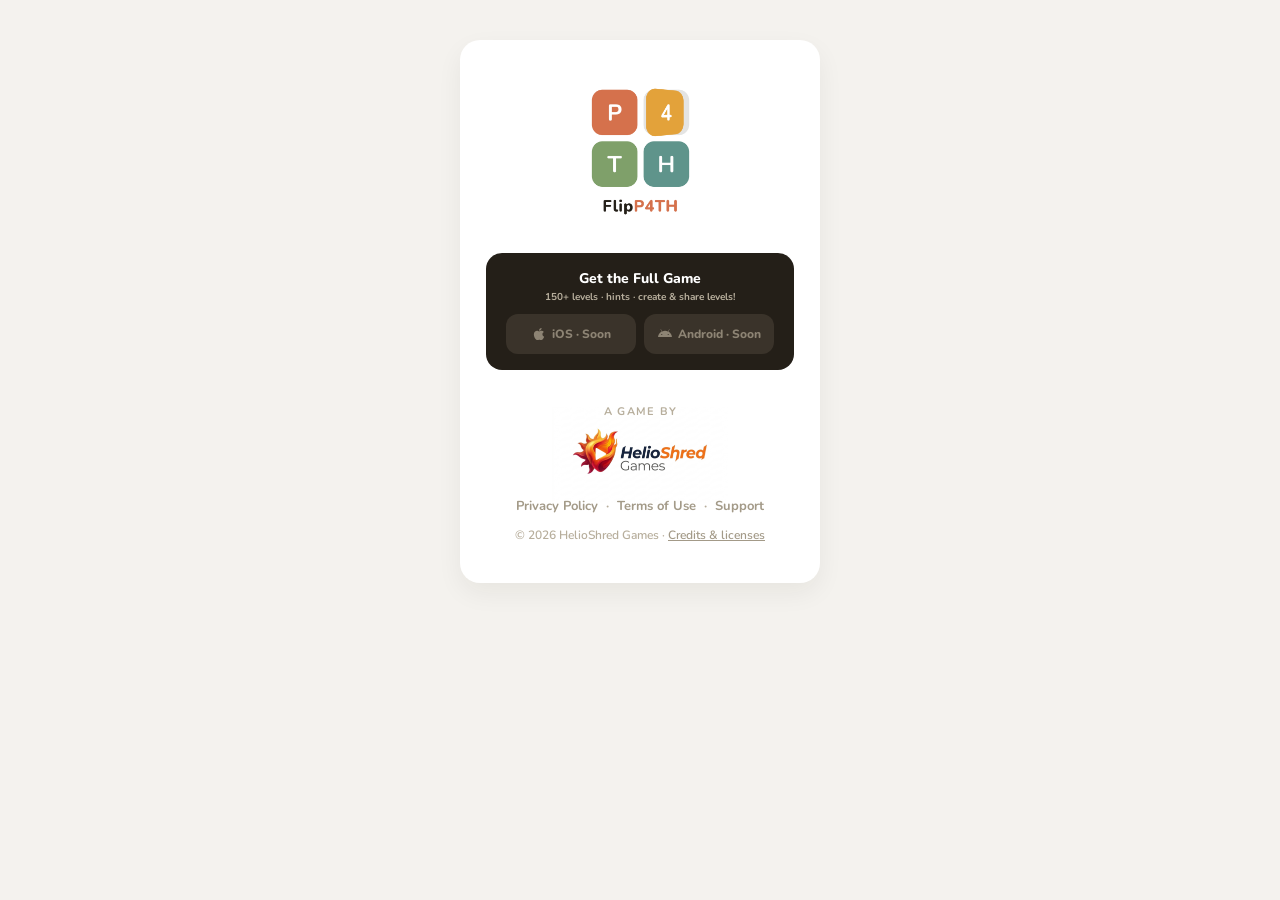
<file: index.html>
<!DOCTYPE html>
<html lang="en">
<head>
  <meta charset="utf-8">
  <title>FlipP4TH — Flip Puzzle Game</title>
  <meta name="viewport" content="width=device-width,initial-scale=1,maximum-scale=1,user-scalable=no"/>
  <meta name="mobile-web-app-capable" content="yes">
  <meta name="apple-mobile-web-app-status-bar-style" content="default">

  <!-- App deep linking -->
  <meta property="al:ios:app_store_id" content="YOUR_APP_STORE_ID">
  <meta property="al:ios:app_name" content="FlipP4TH">
  <meta property="al:ios:url" content="flipp4th://">
  <meta property="al:android:package" content="com.helioshred.flipp4th">
  <meta property="al:android:app_name" content="FlipP4TH">
  <meta property="al:android:url" content="flipp4th://">

  <link rel="icon" type="image/png" href="favicon.png">
  <link rel="apple-touch-icon" href="apple-touch-icon.png">

  <!-- Open Graph -->
  <meta property="og:title" content="FlipP4TH — Flip Puzzle Game">
  <meta property="og:description" content="A new flip puzzle every day. Can you solve today's?">
  <meta property="og:type" content="website">

  <link rel="preconnect" href="https://fonts.googleapis.com">
  <link rel="preconnect" href="https://fonts.gstatic.com" crossorigin>
  <link href="https://fonts.googleapis.com/css2?family=Nunito:wght@400;700;800;900&display=swap" rel="stylesheet">

  <style>
    * { margin: 0; padding: 0; box-sizing: border-box; }

    body {
      background: #f4f2ee;
      min-height: 100vh;
      font-family: 'Nunito', -apple-system, BlinkMacSystemFont, 'Segoe UI', Roboto, sans-serif;
      color: #241f18;
      display: flex;
      flex-direction: column;
      align-items: center;
      padding: 40px 16px 60px;
    }

    a { color: #c96b4f; }
    a:hover { color: #a8543b; }

    .view { display: none; width: 100%; max-width: 360px; flex-direction: column; align-items: center; gap: 22px; }
    .view.active { display: flex; }

    .card {
      width: 100%;
      background: #fff;
      border-radius: 20px;
      padding: 44px 26px 40px;
      box-shadow: 0 10px 26px rgba(36,31,24,.06);
      display: flex;
      flex-direction: column;
      gap: 26px;
      align-items: center;
    }

    .logo-img { width: 135px; height: 135px; border-radius: 0; }

    .helioshred-logo { width: 176px; height: 96px; }

    .level-label-wrap { text-align: center; }
    .level-label-wrap .small {
      font: 700 10px 'Nunito', sans-serif;
      letter-spacing: .14em;
      color: #b7ae9c;
    }
    .level-label-wrap .name {
      font: 800 20px 'Nunito', sans-serif;
      margin-top: 3px;
    }

    .stats-row { display: flex; gap: 10px; width: 100%; }
    .stat-box {
      flex: 1; background: #e9e4d8; border-radius: 16px; padding: 14px; text-align: center;
    }
    .stat-box .value { font: 900 24px 'Nunito', sans-serif; }
    .stat-box .value.accent { color: #c96b4f; }
    .stat-box .label {
      font: 800 9px 'Nunito', sans-serif;
      letter-spacing: .08em;
      color: #8d8474;
      margin-top: 3px;
    }

    .btn-play {
      width: 100%; margin-top: 8px; padding: 19px 30px; border-radius: 18px;
      background: #c96b4f; color: #fff; text-align: center;
      font: 800 16px 'Nunito', sans-serif; cursor: pointer;
      border: none; box-shadow: 0 10px 22px rgba(201,107,79,.28);
      transition: transform .15s, opacity .15s;
    }
    .btn-play:hover { transform: scale(1.02); }
    .btn-play:active { transform: scale(0.98); opacity: .9; }

    .btn-secondary {
      width: 100%; padding: 14px 30px; border-radius: 16px;
      background: #f7f4ee; color: #241f18; text-align: center;
      font: 800 13px 'Nunito', sans-serif; cursor: pointer;
      border: none; transition: transform .15s;
    }
    .btn-secondary:hover { transform: scale(1.02); }

    .completed-badge {
      width: 100%; margin-top: 8px; padding: 16px 30px; border-radius: 16px;
      background: #e4efdc; color: #4a7a34; text-align: center;
      font: 800 13px 'Nunito', sans-serif;
    }
    .btn-share-entry {
      width: 100%; padding: 14px 30px; border-radius: 16px;
      background: #241f18; color: #fff; text-align: center;
      font: 800 13px 'Nunito', sans-serif; cursor: pointer;
      border: none; transition: transform .15s;
    }
    .btn-share-entry:hover { transform: scale(1.02); }

    .store-section {
      width: 100%; margin-top: 8px; padding: 16px 20px; border-radius: 16px;
      background: #241f18; display: flex; flex-direction: column; gap: 10px;
    }
    .store-section .store-header { text-align: center; }
    .store-section .store-title { font: 800 14px 'Nunito', sans-serif; color: #fff; }
    .store-section .store-sub { font: 700 10px 'Nunito', sans-serif; color: #b7ae9c; margin-top: 2px; }
    .store-buttons { display: flex; gap: 8px; }
    .store-btn {
      flex: 1; padding: 12px 8px; border-radius: 12px; text-align: center;
      font: 800 12px 'Nunito', sans-serif; cursor: pointer; border: none;
      display: flex; align-items: center; justify-content: center; gap: 6px;
      text-decoration: none; transition: transform .15s, opacity .15s;
    }
    .store-btn:hover { transform: scale(1.03); }
    .store-btn:active { transform: scale(0.97); opacity: .9; }
    .store-btn.active { background: #fff; color: #241f18; }
    .store-btn.dimmed {
      background: #3a332a; color: #8d8474; cursor: default;
    }
    .store-btn.dimmed:hover { transform: none; }
    .store-btn svg { fill: currentColor; }

    /* ── Play view ── */
    .play-view { max-width: 360px; gap: 16px; }

    .game-frame {
      width: 100%; max-width: 400px;
      border: none; border-radius: 20px; overflow: hidden;
      background: #fff;
    }

    /* Footer, same layout as cooldive.app */
    .site-footer { display: flex; flex-direction: column; align-items: center; gap: 12px; margin-top: 8px; }
    .site-footer .studio { display: flex; flex-direction: column; align-items: center; gap: 2px; text-decoration: none; }
    /* letter-spacing also trails the last letter; pad the left to match so the label centres */
    .site-footer .studio span { font: 700 11px 'Nunito', sans-serif; letter-spacing: .12em; padding-left: .12em; color: #b7ae9c; position: relative; z-index: 1; }
    /* The logo JPEG has white padding built in; pull the label and links closer */
    .site-footer .studio img { margin: -14px 0 -18px; }
    .legal-links { display: flex; flex-wrap: wrap; justify-content: center; gap: 4px 8px; font: 700 13px 'Nunito', sans-serif; color: #b7ae9c; }
    .legal-links a, .site-footer .copy a { color: #a39a88; text-decoration: none; }
    .site-footer .copy { font: 600 12px 'Nunito', sans-serif; color: #b7ae9c; }
    .site-footer .copy a { text-decoration: underline; }
    .legal-links a:hover, .site-footer .copy a:hover { color: #8d8474; }

    /* Daily challenge temporarily hidden — remove the "hide-daily" class from <body> to restore */
    .hide-daily .daily { display: none !important; }

    @media (max-width: 480px) {
      body { padding: 40px 0 60px; }
      .card { border-radius: 0; box-shadow: none; }
    }
  </style>
</head>
<body class="hide-daily">

  <!-- ENTRY VIEW -->
  <div class="view active" id="view-entry">
    <div class="card">
      <img class="logo-img" src="FlipPath-icon.png" alt="FlipP4TH">
      <div class="level-label-wrap daily">
        <div class="small">DAILY CHALLENGE &middot; <span id="today-label"></span></div>
        <div class="name" id="level-name">Loading...</div>
      </div>
      <div class="stats-row daily">
        <div class="stat-box">
          <div class="value accent" id="streak-display">0</div>
          <div class="label">DAY STREAK</div>
        </div>
        <div class="stat-box">
          <div class="value" id="solved-display">0</div>
          <div class="label">LEVELS SOLVED</div>
        </div>
      </div>

      <!-- Not completed state -->
      <div id="state-new" class="daily" style="width:100%">
        <button class="btn-play" id="btn-play"><span style="display:inline-block;width:0;height:0;border-top:6px solid transparent;border-bottom:6px solid transparent;border-left:10px solid #fff;margin-right:8px;vertical-align:middle"></span>Play Today's Puzzle</button>
      </div>

      <!-- Completed state -->
      <div id="state-done" class="daily" style="display:none;width:100%">
        <div class="completed-badge" id="completed-msg">&#10003; Completed today — come back tomorrow!</div>
        <button class="btn-share-entry" id="btn-share" style="margin-top:10px">Share result</button>
        <button class="btn-secondary" id="btn-replay" style="margin-top:14px">&#8635; Play again for fun</button>
      </div>

      <div class="store-section">
        <div class="store-header">
          <div class="store-title">Get the Full Game</div>
          <div class="store-sub">150+ levels &middot; hints &middot; create &amp; share levels!</div>
        </div>
        <div class="store-buttons">
          <a class="store-btn dimmed" id="btn-ios" href="https://apps.apple.com/app/idYOUR_APP_STORE_ID">
            <svg width="14" height="14" viewBox="0 0 384 512"><path d="M318.7 268.7c-.2-36.7 16.4-64.4 50-84.8-18.8-26.9-47.2-41.7-84.7-44.6-35.5-2.8-74.3 20.7-88.5 20.7-15 0-49.4-19.7-76.4-19.7C63.3 141.2 4 184.8 4 273.5q0 39.3 14.4 81.2c12.8 36.7 59 126.7 107.2 125.2 25.2-.6 43-17.9 75.8-17.9 31.8 0 48.3 17.9 76.4 17.9 48.6-.7 90.4-82.5 102.6-119.3-65.2-30.7-61.7-90-61.7-91.9zm-56.6-164.2c27.3-32.4 24.8-61.9 24-72.5-24.1 1.4-52 16.4-67.9 34.9-17.5 19.8-27.8 44.3-25.6 71.9 25.9-2 49.5-15.5 69.5-34.3z"/></svg>
            <span>iOS &middot; Soon</span>
          </a>
          <a class="store-btn dimmed" id="btn-android" href="https://play.google.com/store/apps/details?id=com.helioshred.flipp4th">
            <svg width="14" height="14" viewBox="0 0 576 512"><path d="M420.6 301.9a24 24 0 1 1 24-24 24 24 0 0 1-24 24m-265.2 0a24 24 0 1 1 24-24 24 24 0 0 1-24 24m273.7-144.5 47.9-83a10 10 0 1 0-17.3-10l-48.5 84a294.2 294.2 0 0 0-240.4 0l-48.5-84a10 10 0 1 0-17.3 10l47.9 83C69.5 202.5 8.5 285.7 1.5 384h573c-7-98.3-68-181.5-146.4-226.6z"/></svg>
            <span>Android &middot; Soon</span>
          </a>
        </div>
      </div>
      <div class="site-footer">
        <a class="studio" href="https://helioshred.com"><span>A GAME BY</span><img class="helioshred-logo" src="HelioShred.jpeg" alt="HelioShred Games"></a>
        <div class="legal-links">
          <a href="/privacy">Privacy Policy</a><span>&middot;</span>
          <a href="/terms">Terms of Use</a><span>&middot;</span>
          <a href="/support">Support</a>
        </div>
        <div class="copy">&copy; 2026 HelioShred Games &middot; <a href="/support#credits">Credits &amp; licenses</a></div>
      </div>
    </div>
  </div>

  <!-- PLAY VIEW -->
  <div class="view play-view" id="view-play">
    <iframe id="game-frame" class="game-frame" scrolling="no" allowfullscreen></iframe>
  </div>

  <!-- SHARED/DEEPLINK VIEW (download prompt for ?s= and ?p= links) -->
  <div class="view" id="view-shared" style="max-width:360px">
    <div class="card" style="gap:20px">
      <img class="logo-img" src="FlipPath-icon.png" alt="FlipP4TH">
      <div style="text-align:center">
        <div style="font:800 20px 'Nunito',sans-serif" id="shared-title">Someone shared a puzzle!</div>
        <div style="font:700 13px 'Nunito',sans-serif;color:#8d8474;margin-top:6px" id="shared-subtitle">Download FlipP4TH to play shared levels</div>
      </div>
      <div class="store-section" style="margin-top:0">
        <div class="store-header">
          <div class="store-title">Get FlipP4TH</div>
          <div class="store-sub">Play shared levels &amp; 340+ puzzles!</div>
        </div>
        <div class="store-buttons">
          <a class="store-btn dimmed" id="shared-btn-ios" href="https://apps.apple.com/app/idYOUR_APP_STORE_ID">
            <svg width="14" height="14" viewBox="0 0 384 512"><path d="M318.7 268.7c-.2-36.7 16.4-64.4 50-84.8-18.8-26.9-47.2-41.7-84.7-44.6-35.5-2.8-74.3 20.7-88.5 20.7-15 0-49.4-19.7-76.4-19.7C63.3 141.2 4 184.8 4 273.5q0 39.3 14.4 81.2c12.8 36.7 59 126.7 107.2 125.2 25.2-.6 43-17.9 75.8-17.9 31.8 0 48.3 17.9 76.4 17.9 48.6-.7 90.4-82.5 102.6-119.3-65.2-30.7-61.7-90-61.7-91.9zm-56.6-164.2c27.3-32.4 24.8-61.9 24-72.5-24.1 1.4-52 16.4-67.9 34.9-17.5 19.8-27.8 44.3-25.6 71.9 25.9-2 49.5-15.5 69.5-34.3z"/></svg>
            <span>iOS &middot; Soon</span>
          </a>
          <a class="store-btn dimmed" id="shared-btn-android" href="https://play.google.com/store/apps/details?id=com.helioshred.flipp4th">
            <svg width="14" height="14" viewBox="0 0 576 512"><path d="M420.6 301.9a24 24 0 1 1 24-24 24 24 0 0 1-24 24m-265.2 0a24 24 0 1 1 24-24 24 24 0 0 1-24 24m273.7-144.5 47.9-83a10 10 0 1 0-17.3-10l-48.5 84a294.2 294.2 0 0 0-240.4 0l-48.5-84a10 10 0 1 0-17.3 10l47.9 83C69.5 202.5 8.5 285.7 1.5 384h573c-7-98.3-68-181.5-146.4-226.6z"/></svg>
            <span>Android &middot; Soon</span>
          </a>
        </div>
      </div>
      <a href="/" class="daily" style="font:800 13px 'Nunito',sans-serif;color:#b7ae9c;text-decoration:none">Or play today's daily puzzle</a>
    </div>
  </div>


  <script>
    (function() {
      var STORAGE_STAMP = 'flippath_daily_laststamp';
      var STORAGE_STREAK = 'flippath_daily_streak';
      var STORAGE_SOLVED = 'flippath_daily_solved';

      var params = new URLSearchParams(window.location.search);
      var isShared = !!params.get('s');
      var isLevelLink = !!params.get('p');
      var isDeepLink = isShared || isLevelLink;

      var now = new Date();
      var todayStr = now.getFullYear() + '-' +
        String(now.getMonth() + 1).padStart(2, '0') + '-' +
        String(now.getDate()).padStart(2, '0');
      var monthKey = todayStr.slice(0, 7);

      // State
      var levelName = '';
      var winMoves = 0;

      // Streak & solved count
      var lastStamp = localStorage.getItem(STORAGE_STAMP) || '';
      var streak = parseInt(localStorage.getItem(STORAGE_STREAK) || '0', 10);
      var solved = parseInt(localStorage.getItem(STORAGE_SOLVED) || '0', 10);
      var completedToday = lastStamp === todayStr;

      // Platform detection
      var ua = navigator.userAgent || '';
      var isIOS = /iPhone|iPad|iPod/.test(ua);
      var isAndroid = /Android/.test(ua);

      // Platform-specific store URLs
      var APP_STORE_URL = 'https://apps.apple.com/app/idYOUR_APP_STORE_ID';
      var PLAY_STORE_URL = 'https://play.google.com/store/apps/details?id=com.helioshred.flipp4th';

      // Prevent dimmed buttons from navigating
      var dimmedBtns = document.querySelectorAll('.store-btn.dimmed');
      for (var i = 0; i < dimmedBtns.length; i++) {
        dimmedBtns[i].addEventListener('click', function(e) {
          if (this.classList.contains('dimmed')) e.preventDefault();
        });
      }

      // DOM refs
      var viewEntry = document.getElementById('view-entry');
      var viewPlay = document.getElementById('view-play');
      var viewShared = document.getElementById('view-shared');
      var frame = document.getElementById('game-frame');

      // Fill date
      document.getElementById('today-label').textContent =
        now.toLocaleDateString(undefined, { month: 'short', day: 'numeric' });

      function updateStats() {
        document.getElementById('streak-display').textContent = streak + (streak > 0 ? '\uD83D\uDD25' : '');
        document.getElementById('solved-display').textContent = solved;
      }
      updateStats();

      function showCompletedState() {
        document.getElementById('state-new').style.display = 'none';
        document.getElementById('state-done').style.display = '';
      }
      if (completedToday) showCompletedState();

      // Fetch level name
      function setLevelName(name) {
        levelName = name;
        document.getElementById('level-name').textContent = name;
      }

      fetch('daily/' + monthKey + '.json').then(function(r) { return r.ok ? r.json() : null; }).then(function(data) {
        if (!data || !data.levels) return;
        for (var i = 0; i < data.levels.length; i++) {
          if (data.levels[i].date === todayStr) {
            setLevelName(data.levels[i].name);
            break;
          }
        }
      }).catch(function() {});

      // View switching
      function showView(id) {
        viewEntry.classList.remove('active');
        viewPlay.classList.remove('active');
        viewShared.classList.remove('active');
        document.getElementById(id).classList.add('active');
      }

      function startGame() {
        showView('view-play');
        if (!frame.src || frame.src === 'about:blank') {
          frame.src = 'game/index.html';
        }
        sizeFrame();
      }

      // Play buttons
      document.getElementById('btn-play').onclick = startGame;
      document.getElementById('btn-replay').onclick = function() {
        frame.src = 'game/index.html';
        showView('view-play');
        sizeFrame();
      };



      // Deep links (?s= shared levels, ?p= built-in level links) — show download prompt
      if (isDeepLink) {
        if (isLevelLink) {
          document.getElementById('shared-title').textContent = 'Someone challenged you!';
          document.getElementById('shared-subtitle').textContent = 'Download FlipP4TH to play this level';
        }
        showView('view-shared');

        // On Android, try to open the app directly via intent
        if (isAndroid) {
          var intentParam = isShared
            ? 'share?s=' + encodeURIComponent(params.get('s'))
            : 'level?p=' + encodeURIComponent(params.get('p'));
          var intent = 'intent://' + intentParam +
            '#Intent;scheme=flipp4th;package=com.helioshred.flipp4th;' +
            'S.browser_fallback_url=' + encodeURIComponent(PLAY_STORE_URL) + ';end';
          document.getElementById('shared-btn-android').href = intent;
          document.getElementById('shared-btn-android').className = 'store-btn active';
          document.getElementById('shared-btn-android').querySelector('span').textContent = 'Android';
        }
      }

      // Size iframe
      function sizeFrame() {
        var headerH = 0;
        var pad = 0;
        var maxW = Math.min(360, window.innerWidth - pad);
        var maxH = window.innerHeight - headerH - pad;
        var w = maxW;
        var h = Math.round(w * 16 / 9);
        if (h > maxH) {
          h = maxH;
          w = Math.round(h * 9 / 16);
        }
        frame.style.width = w + 'px';
        frame.style.height = h + 'px';
      }
      sizeFrame();
      window.addEventListener('resize', sizeFrame);

      // Listen for messages from game iframe
      window.addEventListener('message', function(e) {
        if (!e.data) return;

        // Back button pressed in game
        if (e.data.type === 'flipp4th:back') {
          showView('view-entry');
          return;
        }

        if (e.data.type !== 'flipp4th:levelComplete') return;

        winMoves = e.data.moves || 0;

        // Update streak
        var yesterday = new Date(now.getTime() - 86400000);
        var yesterdayStr = yesterday.getFullYear() + '-' +
          String(yesterday.getMonth() + 1).padStart(2, '0') + '-' +
          String(yesterday.getDate()).padStart(2, '0');

        if (!completedToday) {
          streak = (lastStamp === yesterdayStr) ? streak + 1 : 1;
          solved++;
          completedToday = true;
          localStorage.setItem(STORAGE_STAMP, todayStr);
          localStorage.setItem(STORAGE_STREAK, String(streak));
          localStorage.setItem(STORAGE_SOLVED, String(solved));
          updateStats();
          showCompletedState();
        }

        // Update completed message with moves
        var msg = '\u2714 Solved' + (winMoves ? ' in ' + winMoves + ' moves' : '') + ' — come back tomorrow!';
        document.getElementById('completed-msg').textContent = msg;

        // Return to entry view with updated stats
        showView('view-entry');
      });

      // Share
      document.getElementById('btn-share').onclick = function() {
        var text = "I solved today's FlipP4TH Daily Challenge" +
          (winMoves ? ' in ' + winMoves + ' moves' : '') +
          '! ' + streak + '-day streak.\nhttps://flipp4th.app/';
        if (navigator.share) {
          navigator.share({ text: text }).catch(function() {});
        } else if (navigator.clipboard) {
          navigator.clipboard.writeText(text);
          var btn = document.getElementById('btn-share');
          btn.textContent = 'Copied!';
          setTimeout(function() { btn.textContent = 'Share result'; }, 2000);
        }
      };
    })();
  </script>
</body>
</html>
</file>
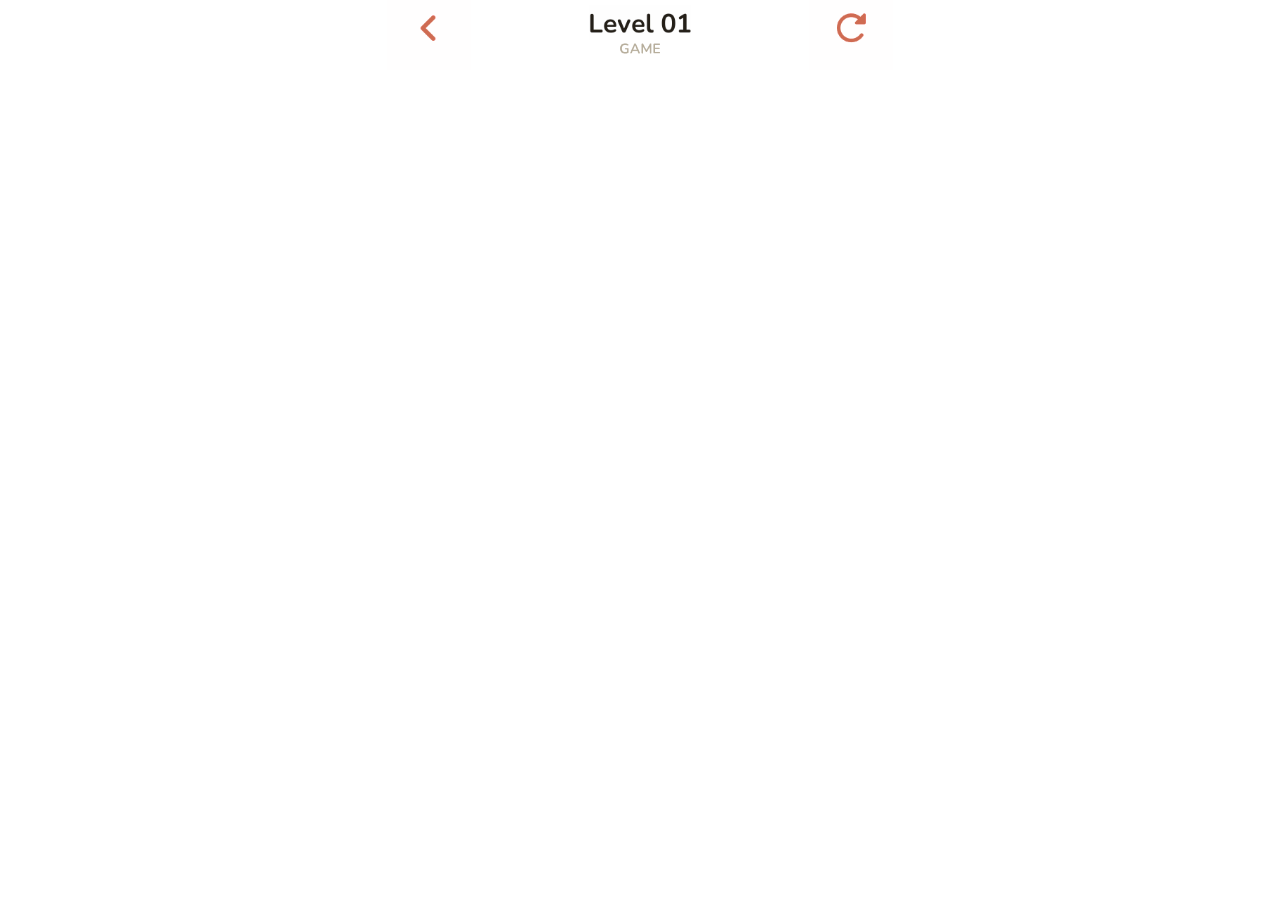
<file: game/index.html>
<!DOCTYPE html>
<html>
<head>
  <meta charset="utf-8">

  <title>Cocos Creator | FlipP4ths</title>

  <!--http://www.html5rocks.com/en/mobile/mobifying/-->
  <meta name="viewport"
        content="width=device-width,user-scalable=no,initial-scale=1,minimum-scale=1,maximum-scale=1,minimal-ui=true"/>

  <!--https://developer.apple.com/library/safari/documentation/AppleApplications/Reference/SafariHTMLRef/Articles/MetaTags.html-->
  <meta name="apple-mobile-web-app-capable" content="yes">
  <meta name="mobile-web-app-capable" content="yes">
  <meta name="apple-mobile-web-app-status-bar-style" content="black-translucent">
  <meta name="format-detection" content="telephone=no">

  <!-- force webkit on 360 -->
  <meta name="renderer" content="webkit"/>
  <meta name="force-rendering" content="webkit"/>
  <!-- force edge on IE -->
  <meta http-equiv="X-UA-Compatible" content="IE=edge,chrome=1"/>
  <meta name="msapplication-tap-highlight" content="no">

  <!-- force full screen on some browser -->
  <meta name="full-screen" content="yes"/>
  <meta name="x5-fullscreen" content="true"/>
  <meta name="360-fullscreen" content="true"/>

  <!--fix fireball/issues/3568 -->
  <!--<meta name="browsermode" content="application">-->
  <meta name="x5-page-mode" content="app">

  <!--<link rel="apple-touch-icon" href=".png" />-->
  <!--<link rel="apple-touch-icon-precomposed" href=".png" />-->

  <link rel="stylesheet" type="text/css" href="style.css"/>

  <link rel="preconnect" href="https://fonts.googleapis.com">
  <link rel="preconnect" href="https://fonts.gstatic.com" crossorigin>
  <link href="https://fonts.googleapis.com/css2?family=Nunito:wght@400;700;800;900&display=swap" rel="stylesheet">
</head>
<body>
  <style>
    #GameCanvas { opacity: 0; transition: opacity 0.15s ease; }
    #GameCanvas.ready { opacity: 1; }
  </style>
  <script>
    window.addEventListener("load", function() {
      setTimeout(function() {
        var c = document.getElementById("GameCanvas");
        if (c) c.classList.add("ready");
      }, 600);
    });
  </script>
  <div id="GameDiv" cc_exact_fit_screen="true">
      <div id="Cocos3dGameContainer">
        <canvas id="GameCanvas" oncontextmenu="event.preventDefault()" tabindex="99"></canvas>
      </div>
    </div>
  

<!-- Polyfills bundle. -->

<script src="src/polyfills.bundle.js" charset="utf-8"> </script>


<!-- SystemJS support. -->
<script src="src/system.bundle.js" charset="utf-8"> </script>

<!-- Import map -->
<script src="src/import-map.json" type="systemjs-importmap" charset="utf-8"> </script>

<script>
    System.import('./index.js').catch(function(err) { console.error(err); })
</script>

</body>
</html>
</file>
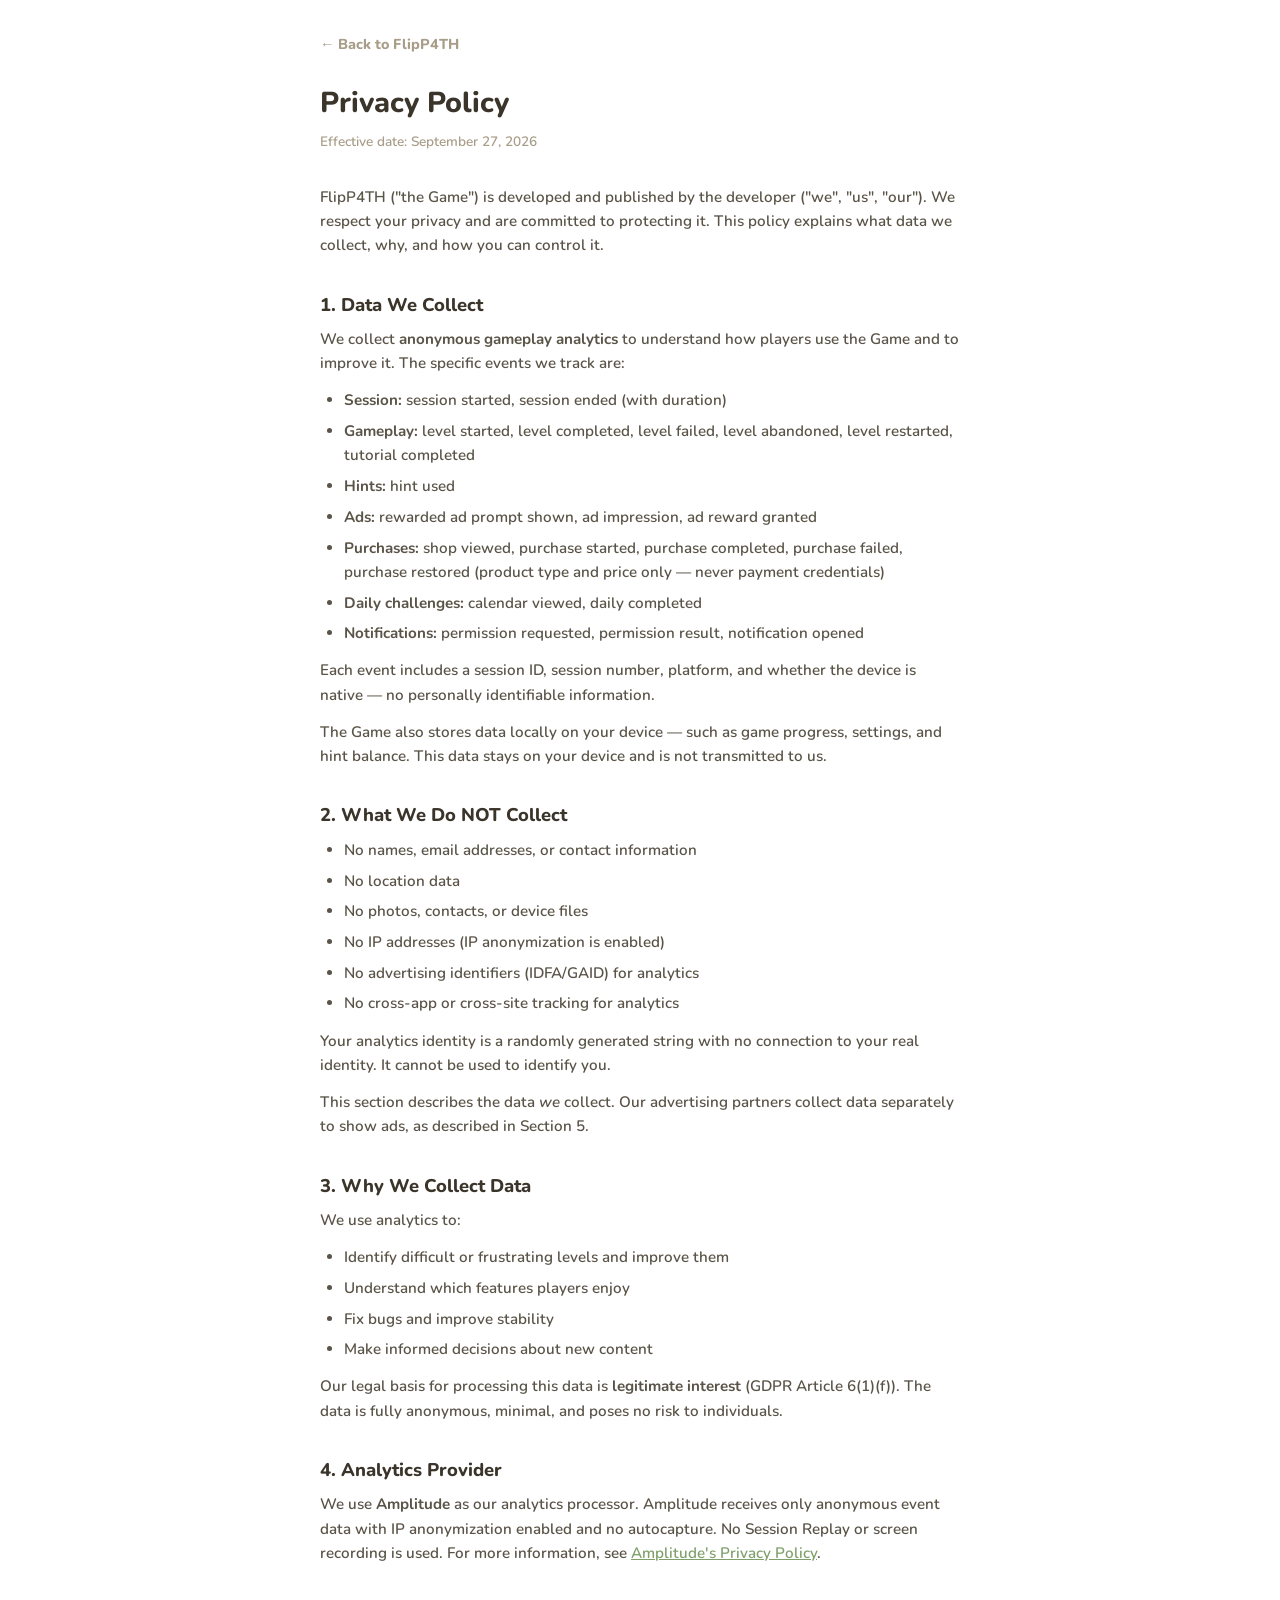
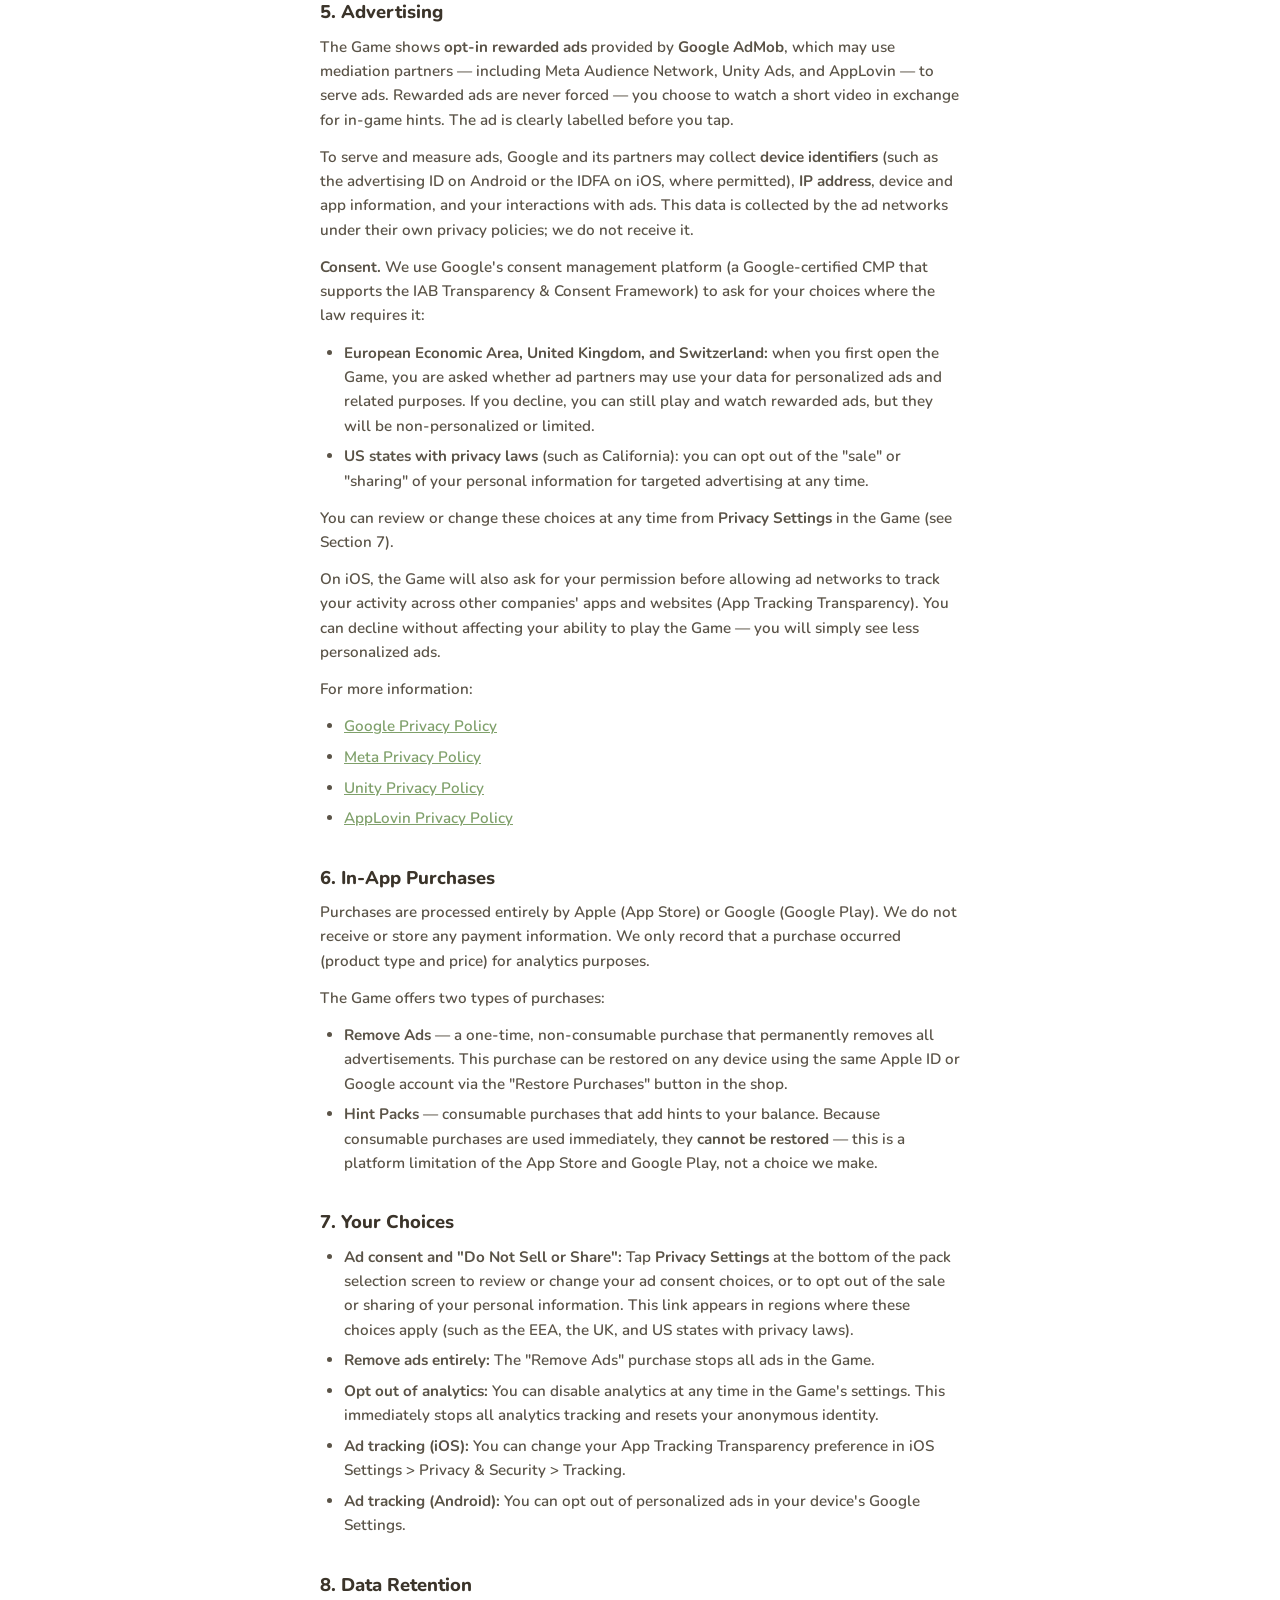
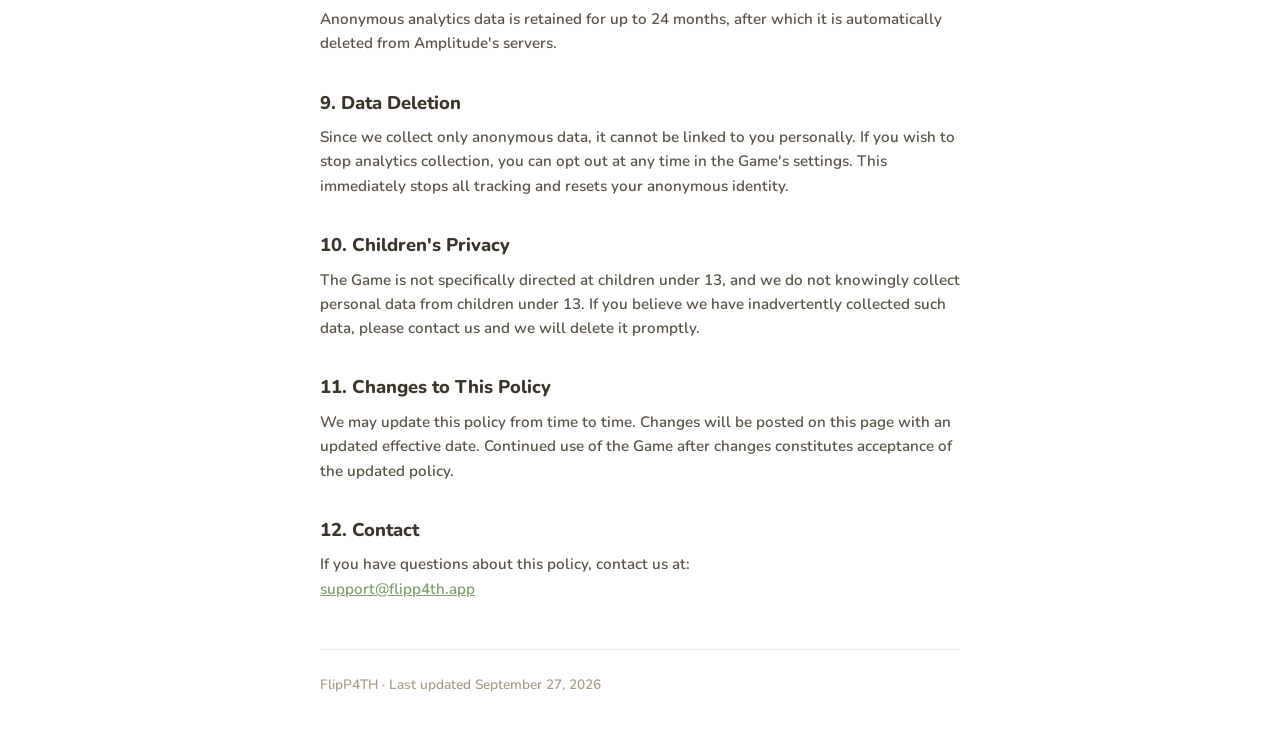
<file: privacy.html>
<!DOCTYPE html>
<html lang="en">
<head>
  <meta charset="UTF-8">
  <meta name="viewport" content="width=device-width, initial-scale=1.0">
  <title>Privacy Policy - FlipP4TH</title>
  <link rel="preconnect" href="https://fonts.googleapis.com">
  <link rel="preconnect" href="https://fonts.gstatic.com" crossorigin>
  <link href="https://fonts.googleapis.com/css2?family=Nunito:wght@600;800&display=swap" rel="stylesheet">
  <style>
    * { margin: 0; padding: 0; box-sizing: border-box; }
    body {
      font-family: 'Nunito', -apple-system, BlinkMacSystemFont, 'Segoe UI', Roboto, sans-serif;
      background: #ffffff;
      color: #3B342A;
      min-height: 100vh;
      padding: 2rem;
      line-height: 1.6;
    }
    .container {
      max-width: 640px;
      margin: 0 auto;
    }
    .back-link {
      display: inline-block;
      color: #A89D89;
      text-decoration: none;
      font-weight: 800;
      font-size: 0.9rem;
      margin-bottom: 1.5rem;
    }
    .back-link:hover { color: #3B342A; }
    h1 {
      font-size: 1.8rem;
      font-weight: 800;
      margin-bottom: 0.3rem;
    }
    .effective-date {
      font-size: 0.85rem;
      font-weight: 600;
      color: #A89D89;
      margin-bottom: 2rem;
    }
    h2 {
      font-size: 1.15rem;
      font-weight: 800;
      margin-top: 2rem;
      margin-bottom: 0.5rem;
    }
    p, li {
      font-size: 0.95rem;
      font-weight: 600;
      color: #5A5347;
      margin-bottom: 0.8rem;
    }
    ul {
      padding-left: 1.5rem;
      margin-bottom: 0.8rem;
    }
    li { margin-bottom: 0.4rem; }
    a { color: #7FA06A; }
    .footer-note {
      margin-top: 3rem;
      padding-top: 1.5rem;
      border-top: 1px solid rgba(0,0,0,0.08);
      font-size: 0.85rem;
      color: #A89D89;
    }
  </style>
</head>
<body>
  <div class="container">
    <a class="back-link" href="/">&larr; Back to FlipP4TH</a>

    <h1>Privacy Policy</h1>
    <p class="effective-date">Effective date: September 27, 2026</p>

    <p>FlipP4TH ("the Game") is developed and published by the developer ("we", "us", "our"). We respect your privacy and are committed to protecting it. This policy explains what data we collect, why, and how you can control it.</p>

    <h2>1. Data We Collect</h2>
    <p>We collect <strong>anonymous gameplay analytics</strong> to understand how players use the Game and to improve it. The specific events we track are:</p>
    <ul>
      <li><strong>Session:</strong> session started, session ended (with duration)</li>
      <li><strong>Gameplay:</strong> level started, level completed, level failed, level abandoned, level restarted, tutorial completed</li>
      <li><strong>Hints:</strong> hint used</li>
      <li><strong>Ads:</strong> rewarded ad prompt shown, ad impression, ad reward granted</li>
      <li><strong>Purchases:</strong> shop viewed, purchase started, purchase completed, purchase failed, purchase restored (product type and price only — never payment credentials)</li>
      <li><strong>Daily challenges:</strong> calendar viewed, daily completed</li>
      <li><strong>Notifications:</strong> permission requested, permission result, notification opened</li>
    </ul>
    <p>Each event includes a session ID, session number, platform, and whether the device is native — no personally identifiable information.</p>
    <p>The Game also stores data locally on your device — such as game progress, settings, and hint balance. This data stays on your device and is not transmitted to us.</p>

    <h2>2. What We Do NOT Collect</h2>
    <ul>
      <li>No names, email addresses, or contact information</li>
      <li>No location data</li>
      <li>No photos, contacts, or device files</li>
      <li>No IP addresses (IP anonymization is enabled)</li>
      <li>No advertising identifiers (IDFA/GAID) for analytics</li>
      <li>No cross-app or cross-site tracking for analytics</li>
    </ul>
    <p>Your analytics identity is a randomly generated string with no connection to your real identity. It cannot be used to identify you.</p>
    <p>This section describes the data <em>we</em> collect. Our advertising partners collect data separately to show ads, as described in Section 5.</p>

    <h2>3. Why We Collect Data</h2>
    <p>We use analytics to:</p>
    <ul>
      <li>Identify difficult or frustrating levels and improve them</li>
      <li>Understand which features players enjoy</li>
      <li>Fix bugs and improve stability</li>
      <li>Make informed decisions about new content</li>
    </ul>
    <p>Our legal basis for processing this data is <strong>legitimate interest</strong> (GDPR Article 6(1)(f)). The data is fully anonymous, minimal, and poses no risk to individuals.</p>

    <h2>4. Analytics Provider</h2>
    <p>We use <strong>Amplitude</strong> as our analytics processor. Amplitude receives only anonymous event data with IP anonymization enabled and no autocapture. No Session Replay or screen recording is used. For more information, see <a href="https://amplitude.com/privacy" target="_blank" rel="noopener">Amplitude's Privacy Policy</a>.</p>

    <h2>5. Advertising</h2>
    <p>The Game shows <strong>opt-in rewarded ads</strong> provided by <strong>Google AdMob</strong>, which may use mediation partners — including Meta Audience Network, Unity Ads, and AppLovin — to serve ads. Rewarded ads are never forced — you choose to watch a short video in exchange for in-game hints. The ad is clearly labelled before you tap.</p>
    <p>To serve and measure ads, Google and its partners may collect <strong>device identifiers</strong> (such as the advertising ID on Android or the IDFA on iOS, where permitted), <strong>IP address</strong>, device and app information, and your interactions with ads. This data is collected by the ad networks under their own privacy policies; we do not receive it.</p>
    <p><strong>Consent.</strong> We use Google's consent management platform (a Google-certified CMP that supports the IAB Transparency &amp; Consent Framework) to ask for your choices where the law requires it:</p>
    <ul>
      <li><strong>European Economic Area, United Kingdom, and Switzerland:</strong> when you first open the Game, you are asked whether ad partners may use your data for personalized ads and related purposes. If you decline, you can still play and watch rewarded ads, but they will be non-personalized or limited.</li>
      <li><strong>US states with privacy laws</strong> (such as California): you can opt out of the "sale" or "sharing" of your personal information for targeted advertising at any time.</li>
    </ul>
    <p>You can review or change these choices at any time from <strong>Privacy Settings</strong> in the Game (see Section 7).</p>
    <p>On iOS, the Game will also ask for your permission before allowing ad networks to track your activity across other companies' apps and websites (App Tracking Transparency). You can decline without affecting your ability to play the Game — you will simply see less personalized ads.</p>
    <p>For more information:</p>
    <ul>
      <li><a href="https://policies.google.com/privacy" target="_blank" rel="noopener">Google Privacy Policy</a></li>
      <li><a href="https://www.facebook.com/privacy/policy/" target="_blank" rel="noopener">Meta Privacy Policy</a></li>
      <li><a href="https://unity.com/legal/privacy-policy" target="_blank" rel="noopener">Unity Privacy Policy</a></li>
      <li><a href="https://www.applovin.com/privacy/" target="_blank" rel="noopener">AppLovin Privacy Policy</a></li>
    </ul>

    <h2>6. In-App Purchases</h2>
    <p>Purchases are processed entirely by Apple (App Store) or Google (Google Play). We do not receive or store any payment information. We only record that a purchase occurred (product type and price) for analytics purposes.</p>
    <p>The Game offers two types of purchases:</p>
    <ul>
      <li><strong>Remove Ads</strong> — a one-time, non-consumable purchase that permanently removes all advertisements. This purchase can be restored on any device using the same Apple ID or Google account via the "Restore Purchases" button in the shop.</li>
      <li><strong>Hint Packs</strong> — consumable purchases that add hints to your balance. Because consumable purchases are used immediately, they <strong>cannot be restored</strong> — this is a platform limitation of the App Store and Google Play, not a choice we make.</li>
    </ul>

    <h2>7. Your Choices</h2>
    <ul>
      <li><strong>Ad consent and "Do Not Sell or Share":</strong> Tap <strong>Privacy Settings</strong> at the bottom of the pack selection screen to review or change your ad consent choices, or to opt out of the sale or sharing of your personal information. This link appears in regions where these choices apply (such as the EEA, the UK, and US states with privacy laws).</li>
      <li><strong>Remove ads entirely:</strong> The "Remove Ads" purchase stops all ads in the Game.</li>
      <li><strong>Opt out of analytics:</strong> You can disable analytics at any time in the Game's settings. This immediately stops all analytics tracking and resets your anonymous identity.</li>
      <li><strong>Ad tracking (iOS):</strong> You can change your App Tracking Transparency preference in iOS Settings &gt; Privacy &amp; Security &gt; Tracking.</li>
      <li><strong>Ad tracking (Android):</strong> You can opt out of personalized ads in your device's Google Settings.</li>
    </ul>

    <h2>8. Data Retention</h2>
    <p>Anonymous analytics data is retained for up to 24 months, after which it is automatically deleted from Amplitude's servers.</p>

    <h2>9. Data Deletion</h2>
    <p>Since we collect only anonymous data, it cannot be linked to you personally. If you wish to stop analytics collection, you can opt out at any time in the Game's settings. This immediately stops all tracking and resets your anonymous identity.</p>

    <h2>10. Children's Privacy</h2>
    <p>The Game is not specifically directed at children under 13, and we do not knowingly collect personal data from children under 13. If you believe we have inadvertently collected such data, please contact us and we will delete it promptly.</p>

    <h2>11. Changes to This Policy</h2>
    <p>We may update this policy from time to time. Changes will be posted on this page with an updated effective date. Continued use of the Game after changes constitutes acceptance of the updated policy.</p>

    <h2>12. Contact</h2>
    <p>If you have questions about this policy, contact us at:<br>
    <a href="mailto:support@flipp4th.app">support@flipp4th.app</a></p>

    <p class="footer-note">FlipP4TH &middot; Last updated September 27, 2026</p>
  </div>
</body>
</html>
</file>
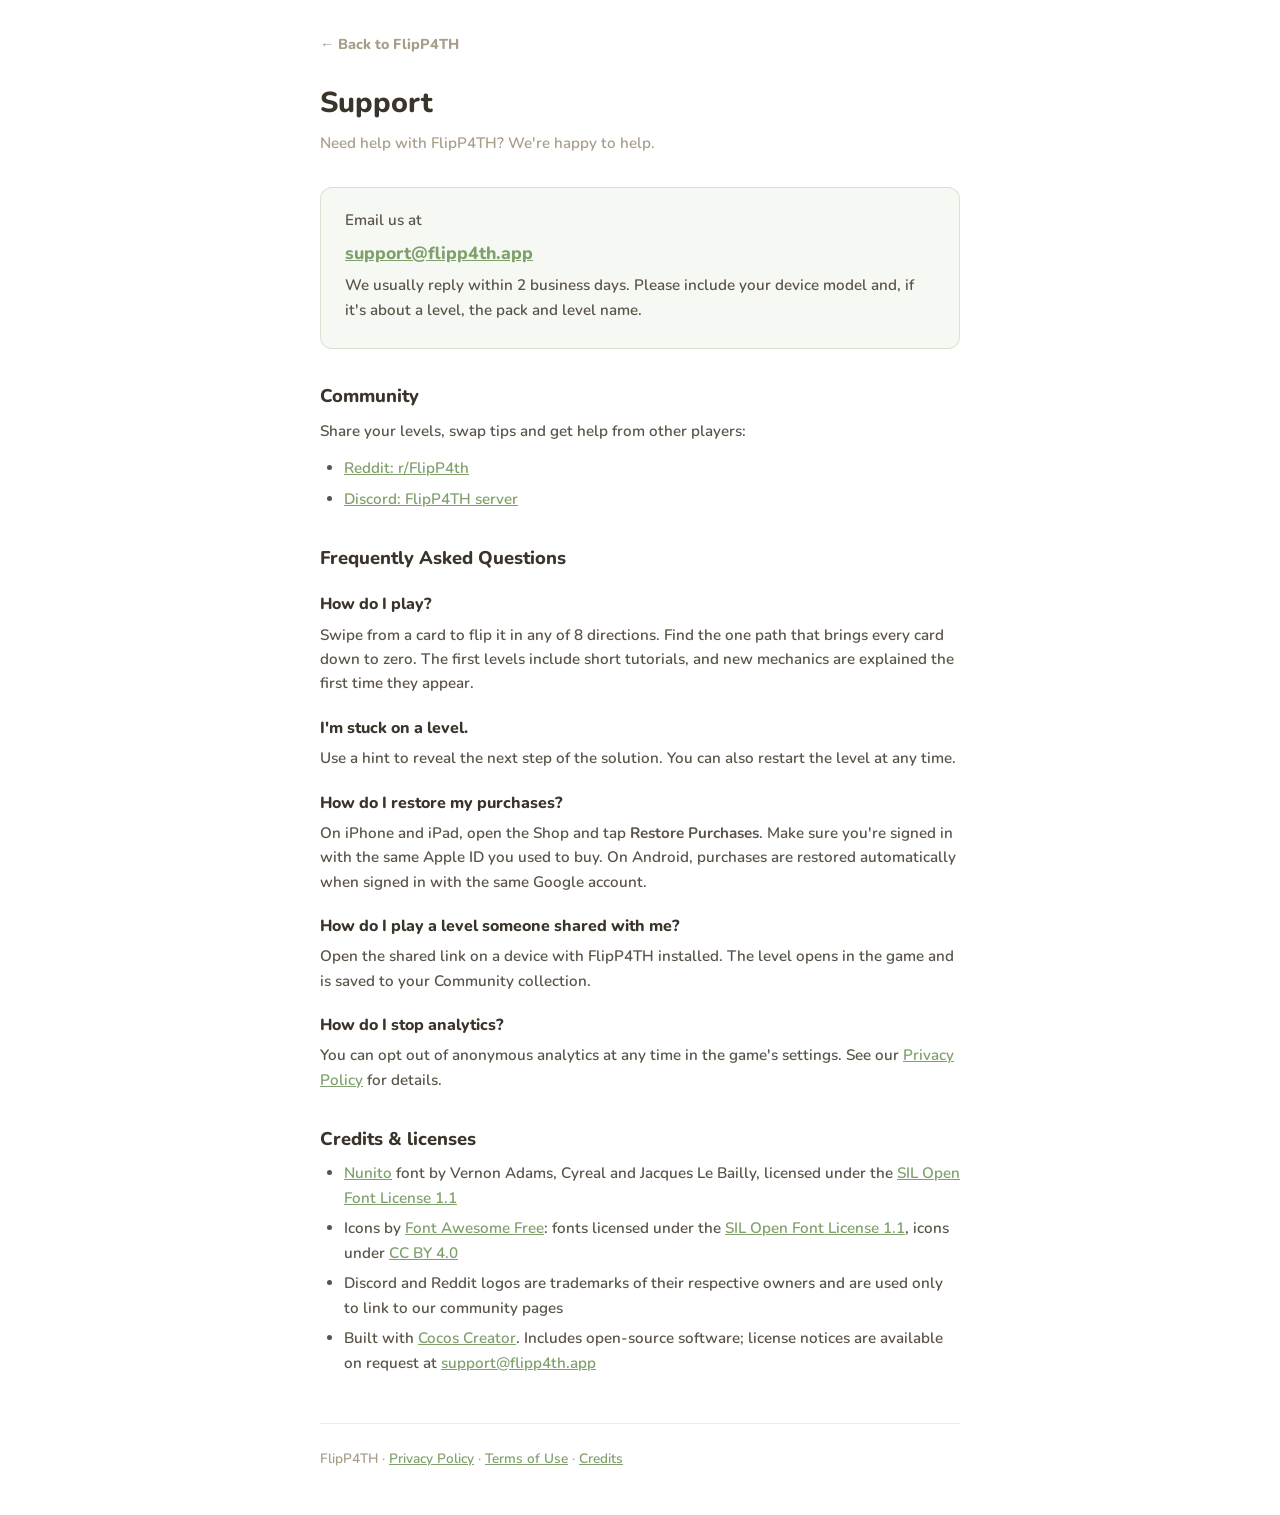
<file: support.html>
<!DOCTYPE html>
<html lang="en">
<head>
  <meta charset="UTF-8">
  <meta name="viewport" content="width=device-width, initial-scale=1.0">
  <title>Support - FlipP4TH</title>
  <link rel="icon" type="image/png" href="favicon.png">
  <link rel="preconnect" href="https://fonts.googleapis.com">
  <link rel="preconnect" href="https://fonts.gstatic.com" crossorigin>
  <link href="https://fonts.googleapis.com/css2?family=Nunito:wght@600;800&display=swap" rel="stylesheet">
  <style>
    * { margin: 0; padding: 0; box-sizing: border-box; }
    body {
      font-family: 'Nunito', -apple-system, BlinkMacSystemFont, 'Segoe UI', Roboto, sans-serif;
      background: #ffffff;
      color: #3B342A;
      min-height: 100vh;
      padding: 2rem;
      line-height: 1.6;
    }
    .container {
      max-width: 640px;
      margin: 0 auto;
    }
    .back-link {
      display: inline-block;
      color: #A89D89;
      text-decoration: none;
      font-weight: 800;
      font-size: 0.9rem;
      margin-bottom: 1.5rem;
    }
    .back-link:hover { color: #3B342A; }
    h1 {
      font-size: 1.8rem;
      font-weight: 800;
      margin-bottom: 0.3rem;
    }
    .subtitle {
      font-size: 0.95rem;
      font-weight: 600;
      color: #A89D89;
      margin-bottom: 2rem;
    }
    h2 {
      font-size: 1.15rem;
      font-weight: 800;
      margin-top: 2rem;
      margin-bottom: 0.5rem;
    }
    p, li {
      font-size: 0.95rem;
      font-weight: 600;
      color: #5A5347;
      margin-bottom: 0.8rem;
    }
    ul {
      padding-left: 1.5rem;
      margin-bottom: 0.8rem;
    }
    li { margin-bottom: 0.4rem; }
    a { color: #7FA06A; }
    .contact-box {
      background: rgba(127,160,106,0.08);
      border: 1px solid rgba(127,160,106,0.25);
      border-radius: 12px;
      padding: 1.25rem 1.5rem;
      margin-bottom: 1rem;
    }
    .contact-box p { margin-bottom: 0.4rem; }
    .contact-box .email {
      font-size: 1.1rem;
      font-weight: 800;
      word-break: break-all;
    }
    .faq h3 {
      font-size: 1rem;
      font-weight: 800;
      color: #3B342A;
      margin-top: 1.25rem;
      margin-bottom: 0.3rem;
    }
    .footer-note {
      margin-top: 3rem;
      padding-top: 1.5rem;
      border-top: 1px solid rgba(0,0,0,0.08);
      font-size: 0.85rem;
      color: #A89D89;
    }
  </style>
</head>
<body>
  <div class="container">
    <a class="back-link" href="/">&larr; Back to FlipP4TH</a>

    <h1>Support</h1>
    <p class="subtitle">Need help with FlipP4TH? We're happy to help.</p>

    <div class="contact-box">
      <p>Email us at</p>
      <p class="email"><a href="mailto:support@flipp4th.app?subject=FlipP4TH%20Support">support@flipp4th.app</a></p>
      <p>We usually reply within 2 business days. Please include your device model and, if it's about a level, the pack and level name.</p>
    </div>

    <h2>Community</h2>
    <p>Share your levels, swap tips and get help from other players:</p>
    <ul>
      <li><a href="https://www.reddit.com/r/FlipP4th/">Reddit: r/FlipP4th</a></li>
      <li><a href="https://discord.com/channels/1544100517163044997/1544102696074874921">Discord: FlipP4TH server</a></li>
    </ul>

    <h2>Frequently Asked Questions</h2>
    <div class="faq">
      <h3>How do I play?</h3>
      <p>Swipe from a card to flip it in any of 8 directions. Find the one path that brings every card down to zero. The first levels include short tutorials, and new mechanics are explained the first time they appear.</p>

      <h3>I'm stuck on a level.</h3>
      <p>Use a hint to reveal the next step of the solution. You can also restart the level at any time.</p>

      <h3>How do I restore my purchases?</h3>
      <p>On iPhone and iPad, open the Shop and tap <strong>Restore Purchases</strong>. Make sure you're signed in with the same Apple ID you used to buy. On Android, purchases are restored automatically when signed in with the same Google account.</p>

      <h3>How do I play a level someone shared with me?</h3>
      <p>Open the shared link on a device with FlipP4TH installed. The level opens in the game and is saved to your Community collection.</p>

      <h3>How do I stop analytics?</h3>
      <p>You can opt out of anonymous analytics at any time in the game's settings. See our <a href="/privacy">Privacy Policy</a> for details.</p>
    </div>

    <h2 id="credits">Credits &amp; licenses</h2>
    <ul>
      <li><a href="https://fonts.google.com/specimen/Nunito">Nunito</a> font by Vernon Adams, Cyreal and Jacques Le Bailly, licensed under the <a href="https://openfontlicense.org">SIL Open Font License 1.1</a></li>
      <li>Icons by <a href="https://fontawesome.com">Font Awesome Free</a>: fonts licensed under the <a href="https://openfontlicense.org">SIL Open Font License 1.1</a>, icons under <a href="https://creativecommons.org/licenses/by/4.0/">CC BY 4.0</a></li>
      <li>Discord and Reddit logos are trademarks of their respective owners and are used only to link to our community pages</li>
      <li>Built with <a href="https://www.cocos.com/en/creator">Cocos Creator</a>. Includes open-source software; license notices are available on request at <a href="mailto:support@flipp4th.app">support@flipp4th.app</a></li>
    </ul>

    <p class="footer-note">FlipP4TH &middot; <a href="/privacy">Privacy Policy</a> &middot; <a href="/terms">Terms of Use</a> &middot; <a href="#credits">Credits</a></p>
  </div>
</body>
</html>
</file>
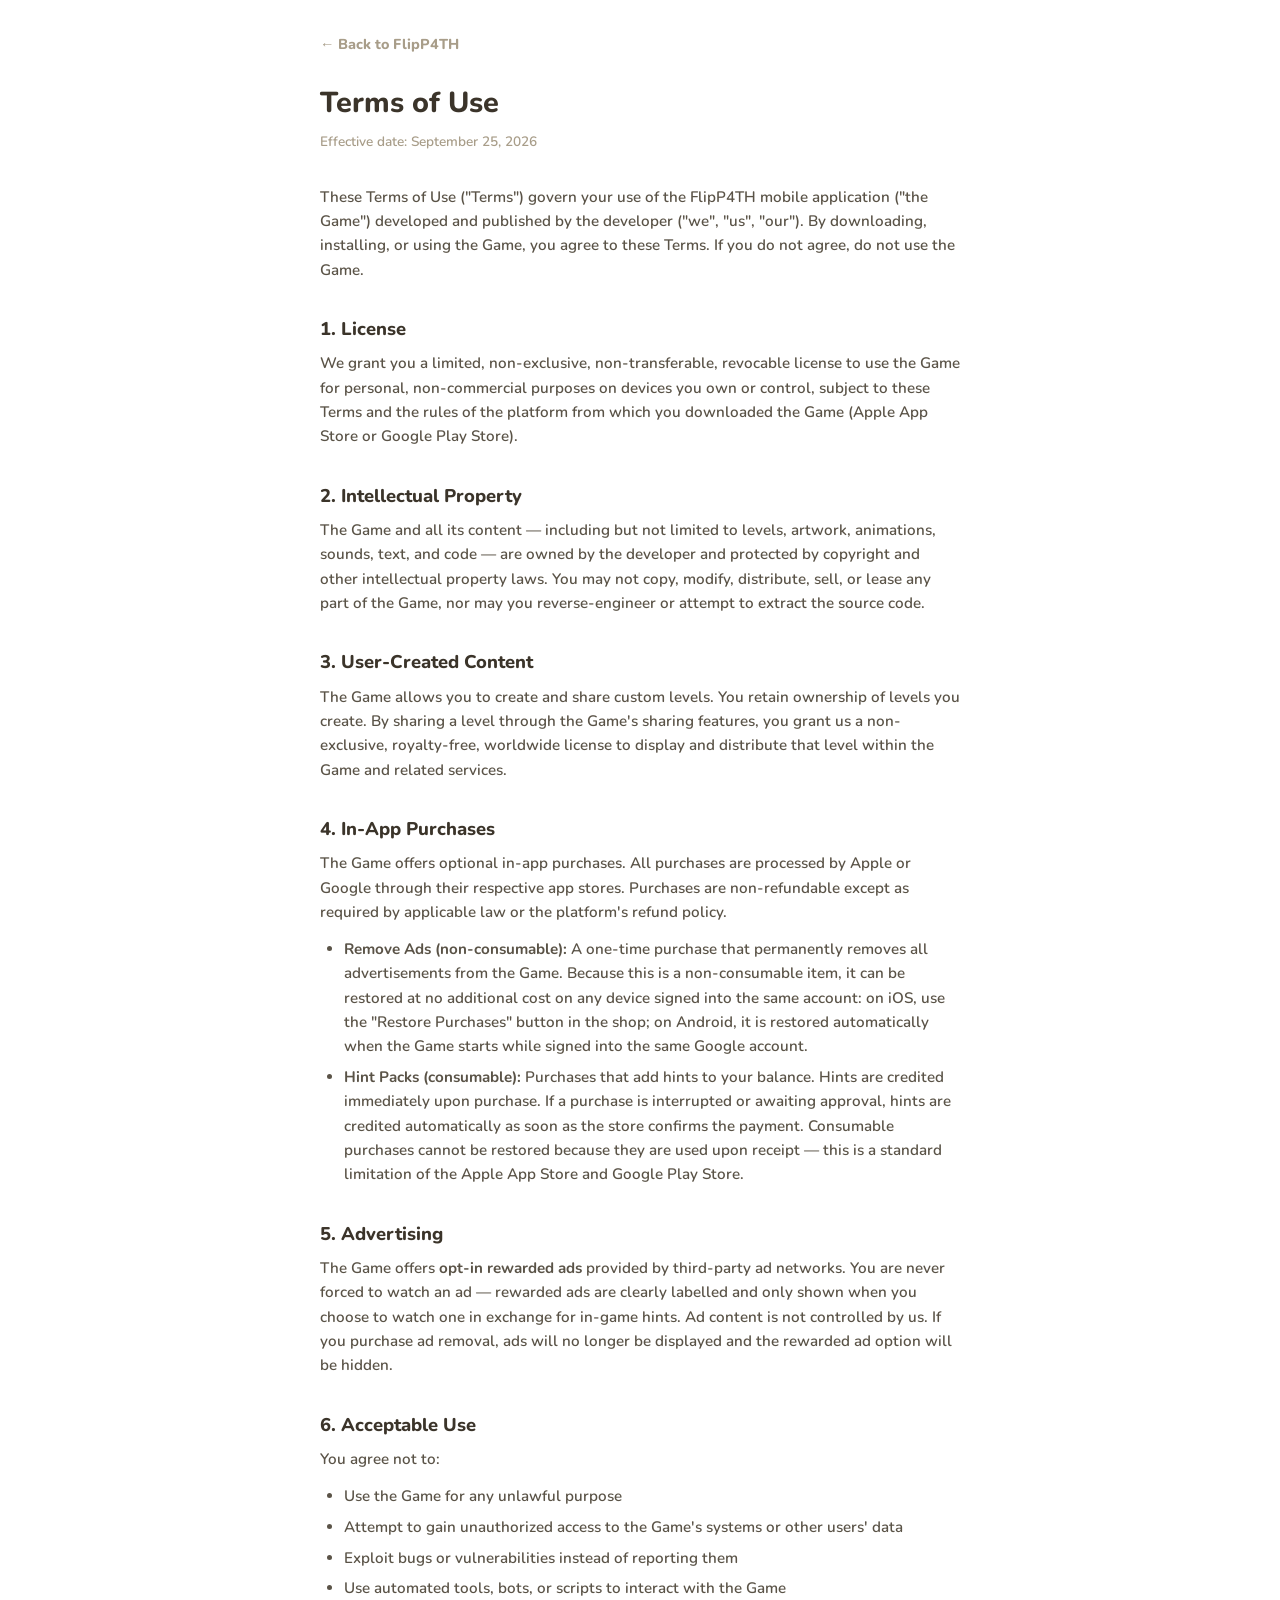
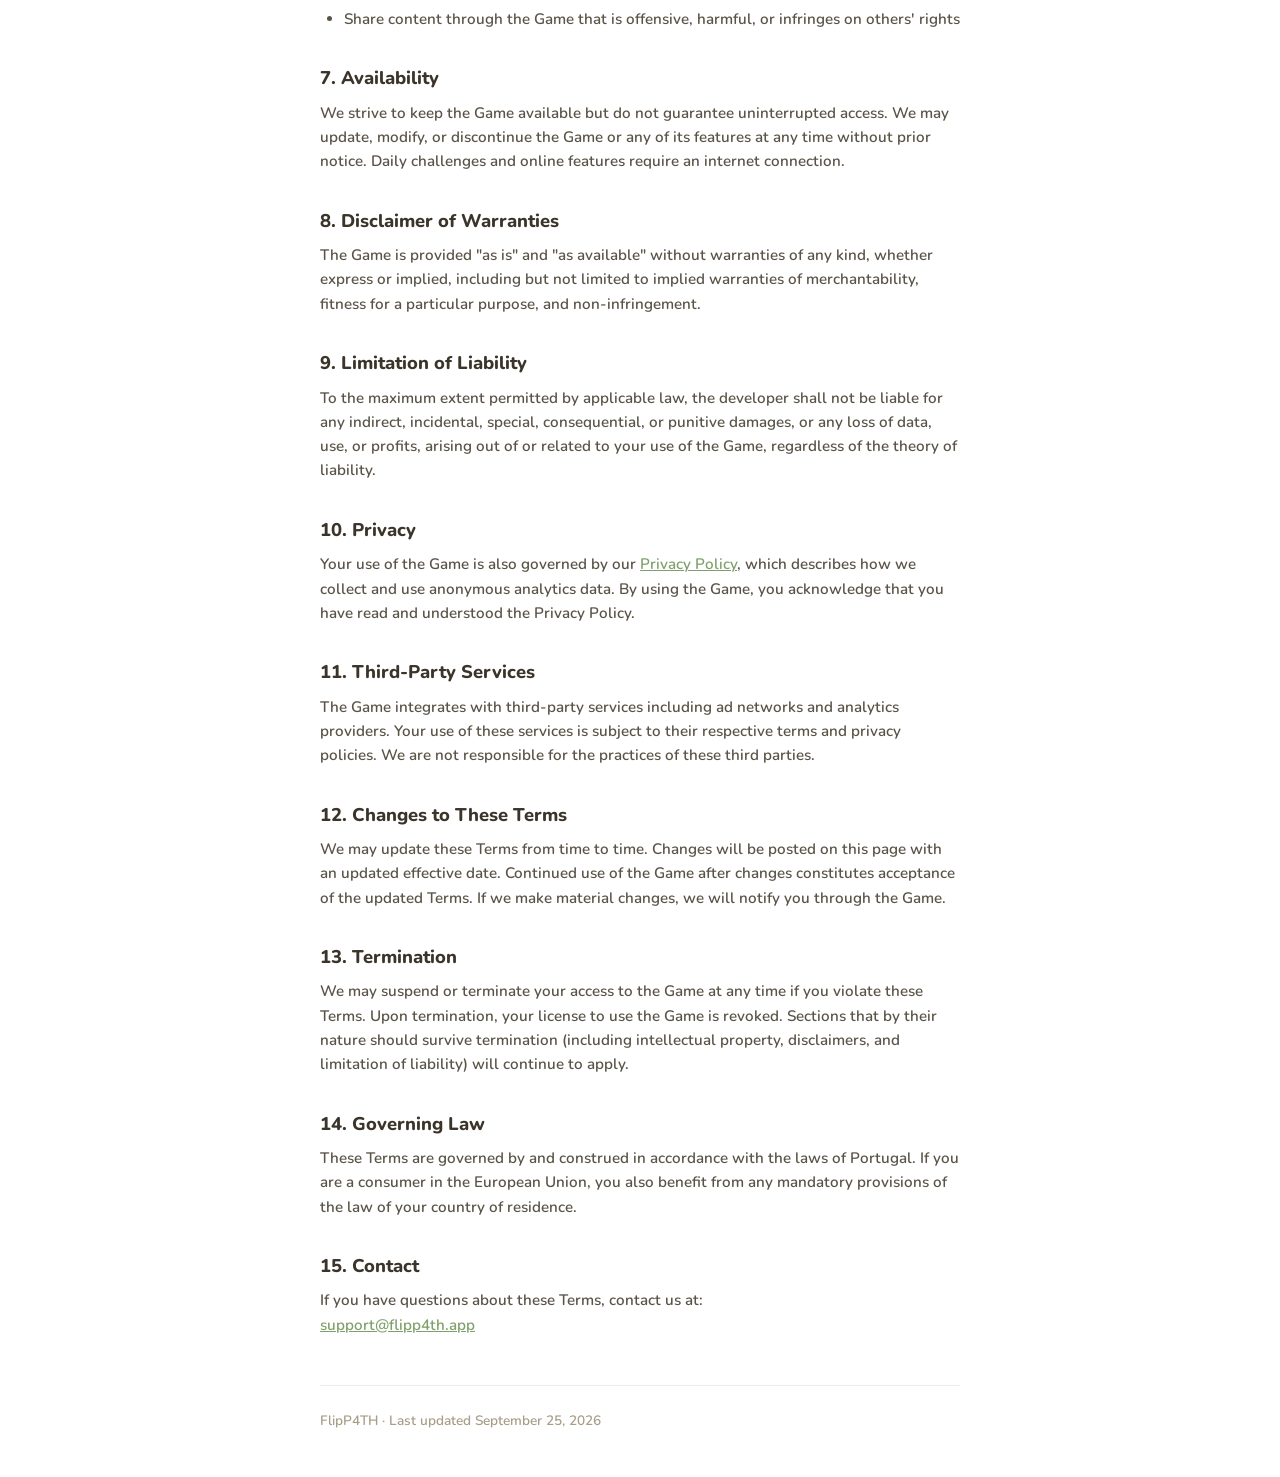
<file: terms.html>
<!DOCTYPE html>
<html lang="en">
<head>
  <meta charset="UTF-8">
  <meta name="viewport" content="width=device-width, initial-scale=1.0">
  <title>Terms of Use - FlipP4TH</title>
  <link rel="preconnect" href="https://fonts.googleapis.com">
  <link rel="preconnect" href="https://fonts.gstatic.com" crossorigin>
  <link href="https://fonts.googleapis.com/css2?family=Nunito:wght@600;800&display=swap" rel="stylesheet">
  <style>
    * { margin: 0; padding: 0; box-sizing: border-box; }
    body {
      font-family: 'Nunito', -apple-system, BlinkMacSystemFont, 'Segoe UI', Roboto, sans-serif;
      background: #ffffff;
      color: #3B342A;
      min-height: 100vh;
      padding: 2rem;
      line-height: 1.6;
    }
    .container {
      max-width: 640px;
      margin: 0 auto;
    }
    .back-link {
      display: inline-block;
      color: #A89D89;
      text-decoration: none;
      font-weight: 800;
      font-size: 0.9rem;
      margin-bottom: 1.5rem;
    }
    .back-link:hover { color: #3B342A; }
    h1 {
      font-size: 1.8rem;
      font-weight: 800;
      margin-bottom: 0.3rem;
    }
    .effective-date {
      font-size: 0.85rem;
      font-weight: 600;
      color: #A89D89;
      margin-bottom: 2rem;
    }
    h2 {
      font-size: 1.15rem;
      font-weight: 800;
      margin-top: 2rem;
      margin-bottom: 0.5rem;
    }
    p, li {
      font-size: 0.95rem;
      font-weight: 600;
      color: #5A5347;
      margin-bottom: 0.8rem;
    }
    ul {
      padding-left: 1.5rem;
      margin-bottom: 0.8rem;
    }
    li { margin-bottom: 0.4rem; }
    a { color: #7FA06A; }
    .footer-note {
      margin-top: 3rem;
      padding-top: 1.5rem;
      border-top: 1px solid rgba(0,0,0,0.08);
      font-size: 0.85rem;
      color: #A89D89;
    }
  </style>
</head>
<body>
  <div class="container">
    <a class="back-link" href="/">&larr; Back to FlipP4TH</a>

    <h1>Terms of Use</h1>
    <p class="effective-date">Effective date: September 25, 2026</p>

    <p>These Terms of Use ("Terms") govern your use of the FlipP4TH mobile application ("the Game") developed and published by the developer ("we", "us", "our"). By downloading, installing, or using the Game, you agree to these Terms. If you do not agree, do not use the Game.</p>

    <h2>1. License</h2>
    <p>We grant you a limited, non-exclusive, non-transferable, revocable license to use the Game for personal, non-commercial purposes on devices you own or control, subject to these Terms and the rules of the platform from which you downloaded the Game (Apple App Store or Google Play Store).</p>

    <h2>2. Intellectual Property</h2>
    <p>The Game and all its content — including but not limited to levels, artwork, animations, sounds, text, and code — are owned by the developer and protected by copyright and other intellectual property laws. You may not copy, modify, distribute, sell, or lease any part of the Game, nor may you reverse-engineer or attempt to extract the source code.</p>

    <h2>3. User-Created Content</h2>
    <p>The Game allows you to create and share custom levels. You retain ownership of levels you create. By sharing a level through the Game's sharing features, you grant us a non-exclusive, royalty-free, worldwide license to display and distribute that level within the Game and related services.</p>

    <h2>4. In-App Purchases</h2>
    <p>The Game offers optional in-app purchases. All purchases are processed by Apple or Google through their respective app stores. Purchases are non-refundable except as required by applicable law or the platform's refund policy.</p>
    <ul>
      <li><strong>Remove Ads (non-consumable):</strong> A one-time purchase that permanently removes all advertisements from the Game. Because this is a non-consumable item, it can be restored at no additional cost on any device signed into the same account: on iOS, use the "Restore Purchases" button in the shop; on Android, it is restored automatically when the Game starts while signed into the same Google account.</li>
      <li><strong>Hint Packs (consumable):</strong> Purchases that add hints to your balance. Hints are credited immediately upon purchase. If a purchase is interrupted or awaiting approval, hints are credited automatically as soon as the store confirms the payment. Consumable purchases cannot be restored because they are used upon receipt — this is a standard limitation of the Apple App Store and Google Play Store.</li>
    </ul>

    <h2>5. Advertising</h2>
    <p>The Game offers <strong>opt-in rewarded ads</strong> provided by third-party ad networks. You are never forced to watch an ad — rewarded ads are clearly labelled and only shown when you choose to watch one in exchange for in-game hints. Ad content is not controlled by us. If you purchase ad removal, ads will no longer be displayed and the rewarded ad option will be hidden.</p>

    <h2>6. Acceptable Use</h2>
    <p>You agree not to:</p>
    <ul>
      <li>Use the Game for any unlawful purpose</li>
      <li>Attempt to gain unauthorized access to the Game's systems or other users' data</li>
      <li>Exploit bugs or vulnerabilities instead of reporting them</li>
      <li>Use automated tools, bots, or scripts to interact with the Game</li>
      <li>Share content through the Game that is offensive, harmful, or infringes on others' rights</li>
    </ul>

    <h2>7. Availability</h2>
    <p>We strive to keep the Game available but do not guarantee uninterrupted access. We may update, modify, or discontinue the Game or any of its features at any time without prior notice. Daily challenges and online features require an internet connection.</p>

    <h2>8. Disclaimer of Warranties</h2>
    <p>The Game is provided "as is" and "as available" without warranties of any kind, whether express or implied, including but not limited to implied warranties of merchantability, fitness for a particular purpose, and non-infringement.</p>

    <h2>9. Limitation of Liability</h2>
    <p>To the maximum extent permitted by applicable law, the developer shall not be liable for any indirect, incidental, special, consequential, or punitive damages, or any loss of data, use, or profits, arising out of or related to your use of the Game, regardless of the theory of liability.</p>

    <h2>10. Privacy</h2>
    <p>Your use of the Game is also governed by our <a href="/privacy">Privacy Policy</a>, which describes how we collect and use anonymous analytics data. By using the Game, you acknowledge that you have read and understood the Privacy Policy.</p>

    <h2>11. Third-Party Services</h2>
    <p>The Game integrates with third-party services including ad networks and analytics providers. Your use of these services is subject to their respective terms and privacy policies. We are not responsible for the practices of these third parties.</p>

    <h2>12. Changes to These Terms</h2>
    <p>We may update these Terms from time to time. Changes will be posted on this page with an updated effective date. Continued use of the Game after changes constitutes acceptance of the updated Terms. If we make material changes, we will notify you through the Game.</p>

    <h2>13. Termination</h2>
    <p>We may suspend or terminate your access to the Game at any time if you violate these Terms. Upon termination, your license to use the Game is revoked. Sections that by their nature should survive termination (including intellectual property, disclaimers, and limitation of liability) will continue to apply.</p>

    <h2>14. Governing Law</h2>
    <p>These Terms are governed by and construed in accordance with the laws of Portugal. If you are a consumer in the European Union, you also benefit from any mandatory provisions of the law of your country of residence.</p>

    <h2>15. Contact</h2>
    <p>If you have questions about these Terms, contact us at:<br>
    <a href="mailto:support@flipp4th.app">support@flipp4th.app</a></p>

    <p class="footer-note">FlipP4TH &middot; Last updated September 25, 2026</p>
  </div>
</body>
</html>
</file>
<file: game/style.css>
html {
  -ms-touch-action: none;
}

body, canvas, div {
  display: block;
  outline: none;
  -webkit-tap-highlight-color: rgba(0, 0, 0, 0);

  user-select: none;
  -moz-user-select: none;
  -webkit-user-select: none;
  -ms-user-select: none;
  -khtml-user-select: none;
  -webkit-tap-highlight-color: rgba(0, 0, 0, 0);
}

/* Remove spin of input type number */
input::-webkit-outer-spin-button,
input::-webkit-inner-spin-button {
    /* display: none; <- Crashes Chrome on hover */
    -webkit-appearance: none;
    margin: 0; /* <-- Apparently some margin are still there even though it's hidden */
}

body {
  position: absolute;
  top: 0;
  left: 0;
  width: 100%;
  height: 100%;
  padding: 0;
  border: 0;
  margin: 0;

  cursor: default;
  color: #888;
  background-color: #fff;

  text-align: center;
  font-family: Helvetica, Verdana, Arial, sans-serif;

  display: flex;
  flex-direction: column;
}

canvas {
  background-color: rgba(0, 0, 0, 0);
}

#GameDiv, #Cocos3dGameContainer, #GameCanvas {
  width: 100%;
  height: 100%;
}

:root {
  --safe-top: env(safe-area-inset-top);
  --safe-right: env(safe-area-inset-right);
  --safe-bottom: env(safe-area-inset-bottom);
  --safe-left: env(safe-area-inset-left);
}
</file>
